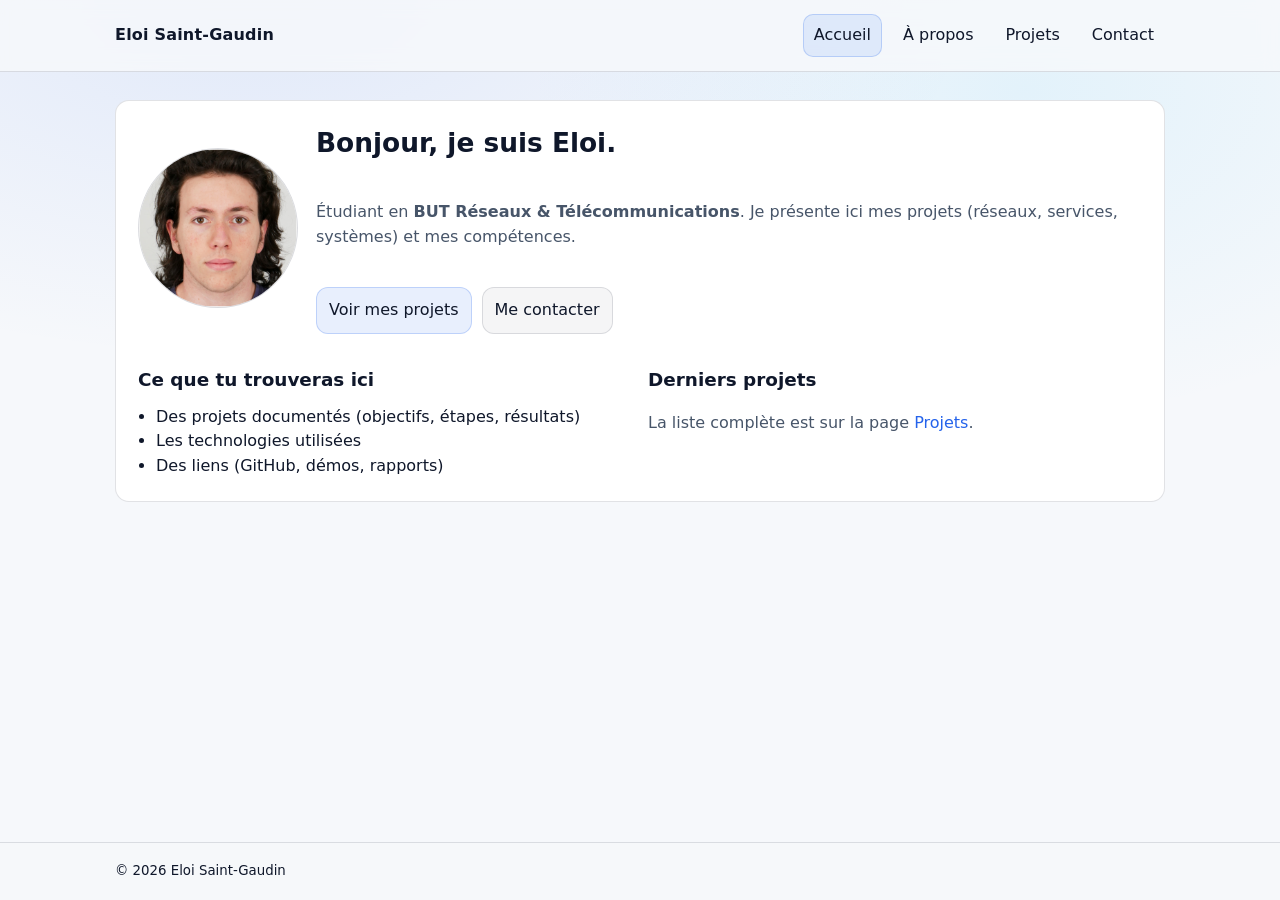
<file: index.html>
<!doctype html>
<html lang="fr">
<head>
	<meta charset="utf-8" />
	<meta name="viewport" content="width=device-width, initial-scale=1" />
	<title>Portfolio — Eloi Saint-Gaudin</title>
	<meta name="description" content="Portfolio d’Eloi Saint-Gaudin, étudiant en BUT Réseaux & Télécommunications." />
	<link rel="stylesheet" href="css/style.css" />
</head>
<body>
	<a class="skip-link" href="#contenu">Aller au contenu</a>

	<header class="site-header">
		<div class="container header-inner">
			<div class="brand">
				<a href="index.html" class="brand-link">Eloi Saint-Gaudin</a>

			</div>

			<nav class="nav" aria-label="Navigation principale">
				<a href="index.html" aria-current="page">Accueil</a>
				<a href="a-propos.html">À propos</a>
				<a href="projets.html">Projets</a>
				<a href="contact.html">Contact</a>
			</nav>
		</div>
	</header>

	<main id="contenu" class="container">
		<section class="card">
			<div class="hero">
				<div class="avatar">
					<img src="assets/photo.jpg" alt="Photo d’Eloi Saint-Gaudin" />
				</div>

				<div class="stack">
					<h1>Bonjour, je suis Eloi.</h1>
					<p class="muted">
						Étudiant en <strong>BUT Réseaux & Télécommunications</strong>.
						Je présente ici mes projets (réseaux, services, systèmes) et mes compétences.
					</p>

					<div class="actions">
						<a class="btn primary" href="projets.html">Voir mes projets</a>
						<a class="btn" href="contact.html">Me contacter</a>
                        
					</div>
				</div>
			</div>

			<div class="grid-2">
				<div>
					<h2>Ce que tu trouveras ici</h2>
					<ul class="list">
						<li>Des projets documentés (objectifs, étapes, résultats)</li>
						<li>Les technologies utilisées</li>
						<li>Des liens (GitHub, démos, rapports)</li>
					</ul>
				</div>

				<div>
					<h2>Derniers projets</h2>
					<p class="muted">
						La liste complète est sur la page <a href="projets.html">Projets</a>.
					</p>
				</div>
			</div>
		</section>
	</main>

	<footer class="site-footer">
		<div class="container footer-inner">
			<small>© <span id="year"></span> Eloi Saint-Gaudin</small>
		</div>
	</footer>

	<script src="js/site.js" defer></script>
</body>
</html>
</file>
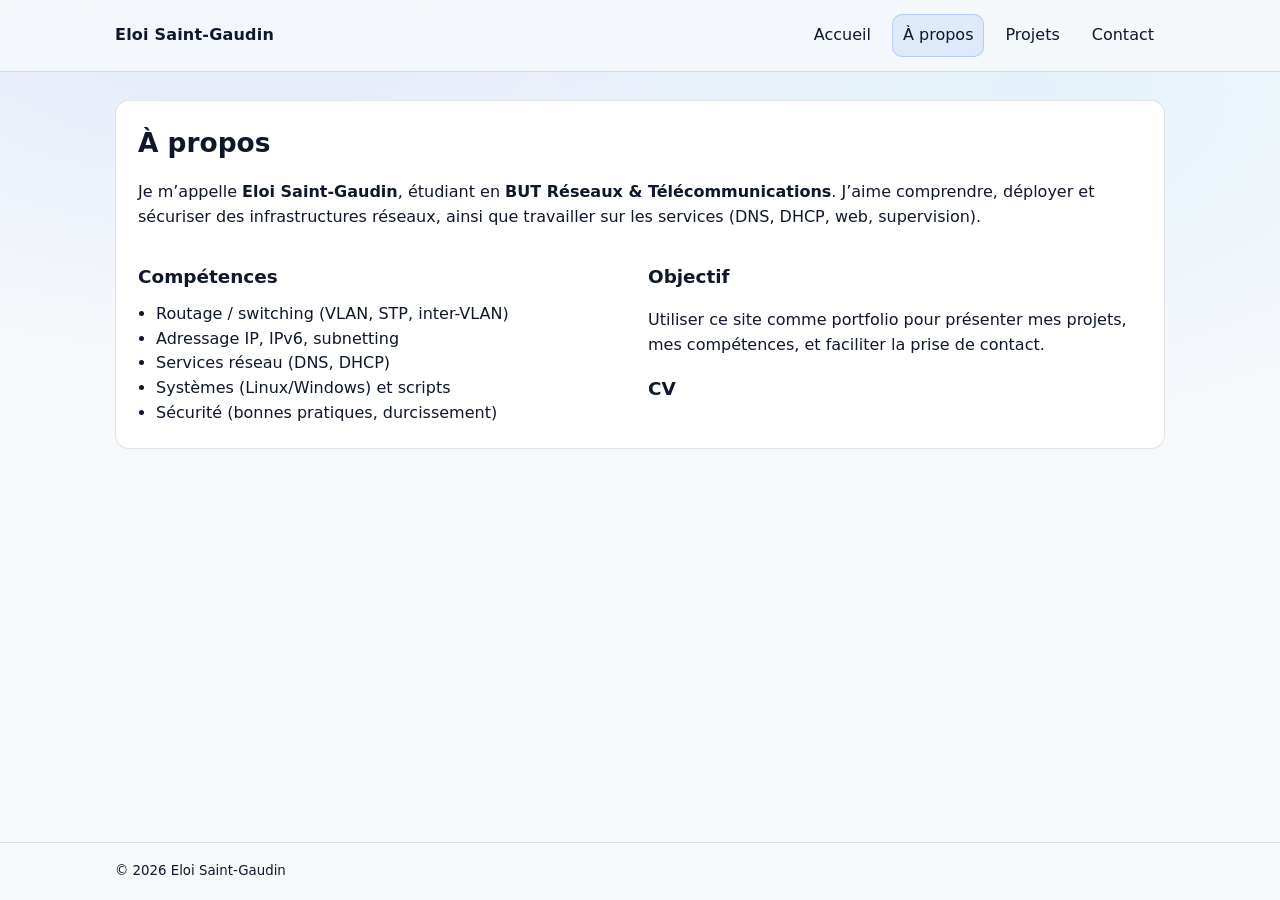
<file: a-propos.html>
<!doctype html>
<html lang="fr">
<head>
  <meta charset="utf-8" />
  <meta name="viewport" content="width=device-width, initial-scale=1" />
  <title>À propos — Eloi Saint-Gaudin</title>
  <meta name="description" content="À propos d’Eloi Saint-Gaudin, étudiant en BUT Réseaux & Télécommunications." />
  <link rel="stylesheet" href="css/style.css" />
</head>
<body>
  <a class="skip-link" href="#contenu">Aller au contenu</a>

  <header class="site-header">
    <div class="container header-inner">
      <div class="brand">
        <a href="index.html" class="brand-link">Eloi Saint-Gaudin</a>

      </div>

      <nav class="nav" aria-label="Navigation principale">
        <a href="index.html">Accueil</a>
        <a href="a-propos.html" aria-current="page">À propos</a>
        <a href="projets.html">Projets</a>
        <a href="contact.html">Contact</a>
      </nav>
    </div>
  </header>

  <main id="contenu" class="container">
    <section class="card">
      <h1>À propos</h1>
      <p>
        Je m’appelle <strong>Eloi Saint-Gaudin</strong>, étudiant en <strong>BUT Réseaux & Télécommunications</strong>.
        J’aime comprendre, déployer et sécuriser des infrastructures réseaux, ainsi que travailler sur les services (DNS, DHCP, web, supervision).
      </p>

      <div class="grid-2">
        <div>
          <h2>Compétences </h2>
          <ul class="list">
            <li>Routage / switching (VLAN, STP, inter-VLAN)</li>
            <li>Adressage IP, IPv6, subnetting</li>
            <li>Services réseau (DNS, DHCP)</li>
            <li>Systèmes (Linux/Windows) et scripts</li>
            <li>Sécurité (bonnes pratiques, durcissement)</li>
          </ul>
        </div>

        <div>
          <h2>Objectif</h2>
          <p>
            Utiliser ce site comme portfolio pour présenter mes projets, mes compétences, et faciliter la prise de contact.
          </p>

          <h2>CV</h2>
        </div>
      </div>
    </section>
  </main>

  <footer class="site-footer">
    <div class="container footer-inner">
      <small>© <span id="year"></span> Eloi Saint-Gaudin</small>
    </div>
  </footer>

  <script src="js/site.js" defer></script>
</body>
</html>
</file>
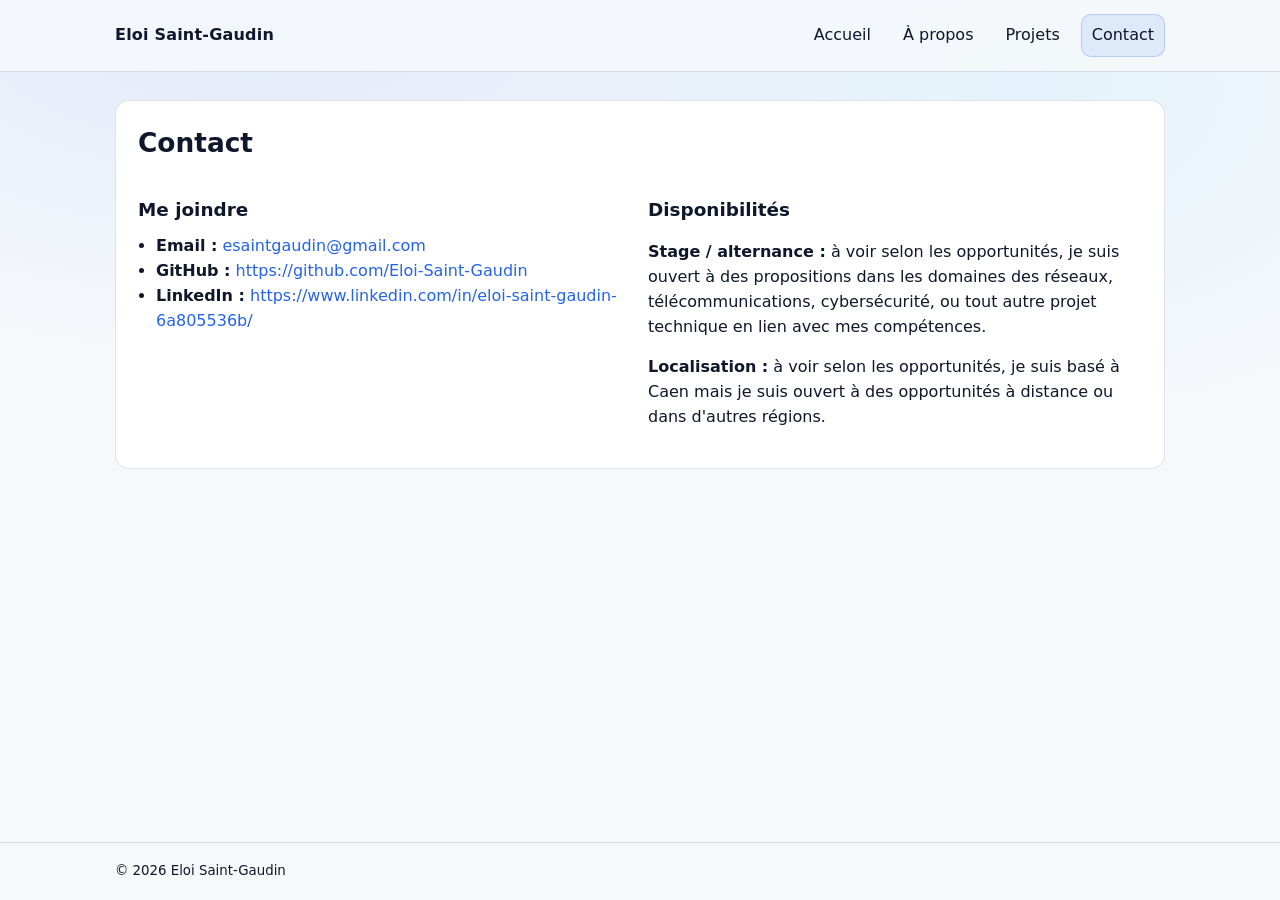
<file: contact.html>
<!doctype html>
<html lang="fr">
<head>
  <meta charset="utf-8" />
  <meta name="viewport" content="width=device-width, initial-scale=1" />
  <title>Contact — Eloi Saint-Gaudin</title>
  <meta name="description" content="Contactez Eloi Saint-Gaudin, étudiant en BUT Réseaux & Télécommunications." />
  <link rel="stylesheet" href="css/style.css" />
</head>
<body>
  <a class="skip-link" href="#contenu">Aller au contenu</a>

  <header class="site-header">
    <div class="container header-inner">
      <div class="brand">
        <a href="index.html" class="brand-link">Eloi Saint-Gaudin</a>

      </div>

      <nav class="nav" aria-label="Navigation principale">
        <a href="index.html">Accueil</a>
        <a href="a-propos.html">À propos</a>
        <a href="projets.html">Projets</a>
        <a href="contact.html" aria-current="page">Contact</a>
      </nav>
    </div>
  </header>

  <main id="contenu" class="container">
    <section class="card">
      <h1>Contact</h1>

      <div class="grid-2">
        <div class="contact-block">
          <h2>Me joindre</h2>
          <ul class="list">
            <li><strong>Email :</strong> <a href="mailto:eloi.saint-gaudin@example.com">esaintgaudin@gmail.com</a></li>
            <li><strong>GitHub :</strong> <a href="https://github.com/Eloi-Saint-Gaudin" target="_blank" rel="noopener noreferrer">https://github.com/Eloi-Saint-Gaudin</a></li>
            <li><strong>LinkedIn :</strong> <a href="https://www.linkedin.com/in/eloi-saint-gaudin-6a805536b/" target="_blank" rel="noopener noreferrer">https://www.linkedin.com/in/eloi-saint-gaudin-6a805536b/</a></li>
          </ul>
        </div>

        <div class="contact-block">
          <h2>Disponibilités</h2>
          <p>
            <strong>Stage / alternance :</strong> à voir selon les opportunités, je suis ouvert à des propositions dans les domaines des réseaux, télécommunications, cybersécurité, ou tout autre projet technique en lien avec mes compétences.
          </p>
          <p>
            <strong>Localisation :</strong> à voir selon les opportunités, je suis basé à Caen mais je suis ouvert à des opportunités à distance ou dans d'autres régions.
          </p>
        </div>
      </div>
    </section>
  </main>

  <footer class="site-footer">
    <div class="container footer-inner">
      <small>© <span id="year"></span> Eloi Saint-Gaudin</small>
    </div>
  </footer>

  <script src="js/site.js" defer></script>
</body>
</html>
</file>
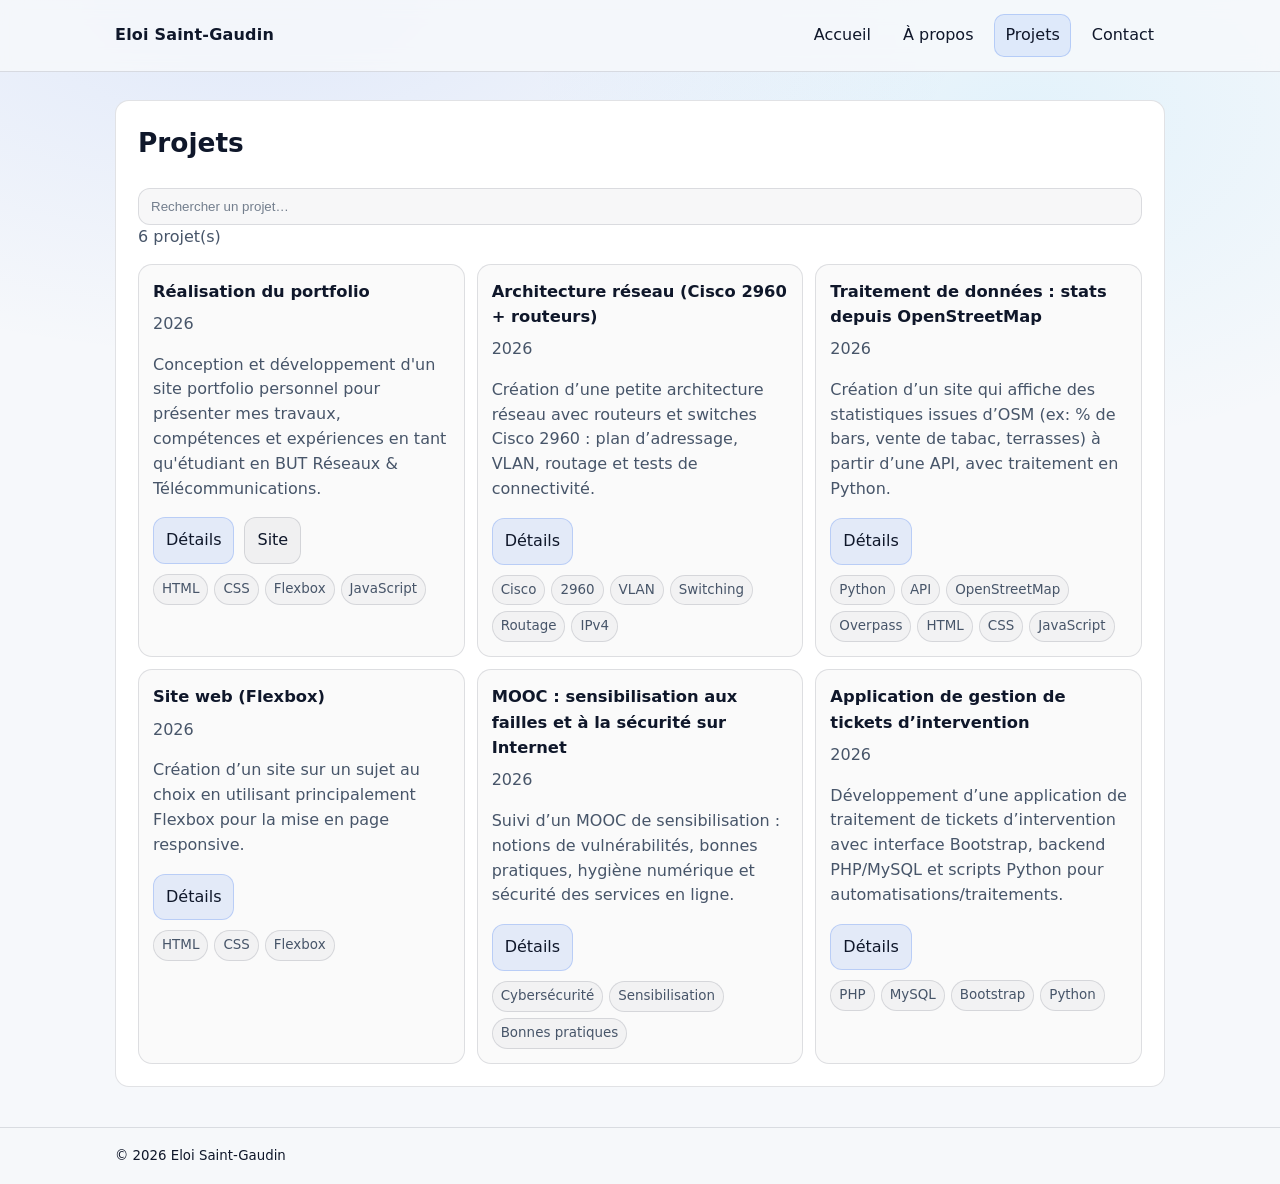
<file: projets.html>
<!doctype html>
<html lang="fr">
<head>
  <meta charset="utf-8" />
  <meta name="viewport" content="width=device-width, initial-scale=1" />
  <title>Projets — Eloi Saint-Gaudin</title>
  <meta name="description" content="Projets d’Eloi Saint-Gaudin (BUT Réseaux & Télécommunications)." />
  <link rel="stylesheet" href="css/style.css" />
</head>
<body>
  <a class="skip-link" href="#contenu">Aller au contenu</a>

  <header class="site-header">
    <div class="container header-inner">
      <div class="brand">
        <a href="index.html" class="brand-link">Eloi Saint-Gaudin</a>

      </div>

      <nav class="nav" aria-label="Navigation principale">
        <a href="index.html">Accueil</a>
        <a href="a-propos.html">À propos</a>
        <a href="projets.html" aria-current="page">Projets</a>
        <a href="contact.html">Contact</a>
      </nav>
    </div>
  </header>

  <main id="contenu" class="container">
    <section class="card">
      <div class="stack">
        <h1>Projets</h1>
      </div>

      <div class="toolbar">
        <input id="projectSearch" class="input" type="search" placeholder="Rechercher un projet…" autocomplete="off" />
      </div>

      <div id="projectsStatus" class="muted" role="status" aria-live="polite"></div>
      <div id="projectsGrid" class="projects-grid" aria-label="Liste des projets"></div>

      <noscript>
        <p>Active JavaScript pour voir la liste des projets.</p>
      </noscript>
    </section>
  </main>

  <footer class="site-footer">
    <div class="container footer-inner">
      <small>© <span id="year"></span> Eloi Saint-Gaudin</small>
    </div>
  </footer>

  <script src="js/site.js" defer></script>
  <script src="js/projects.js" defer></script>
</body>
</html>
</file>
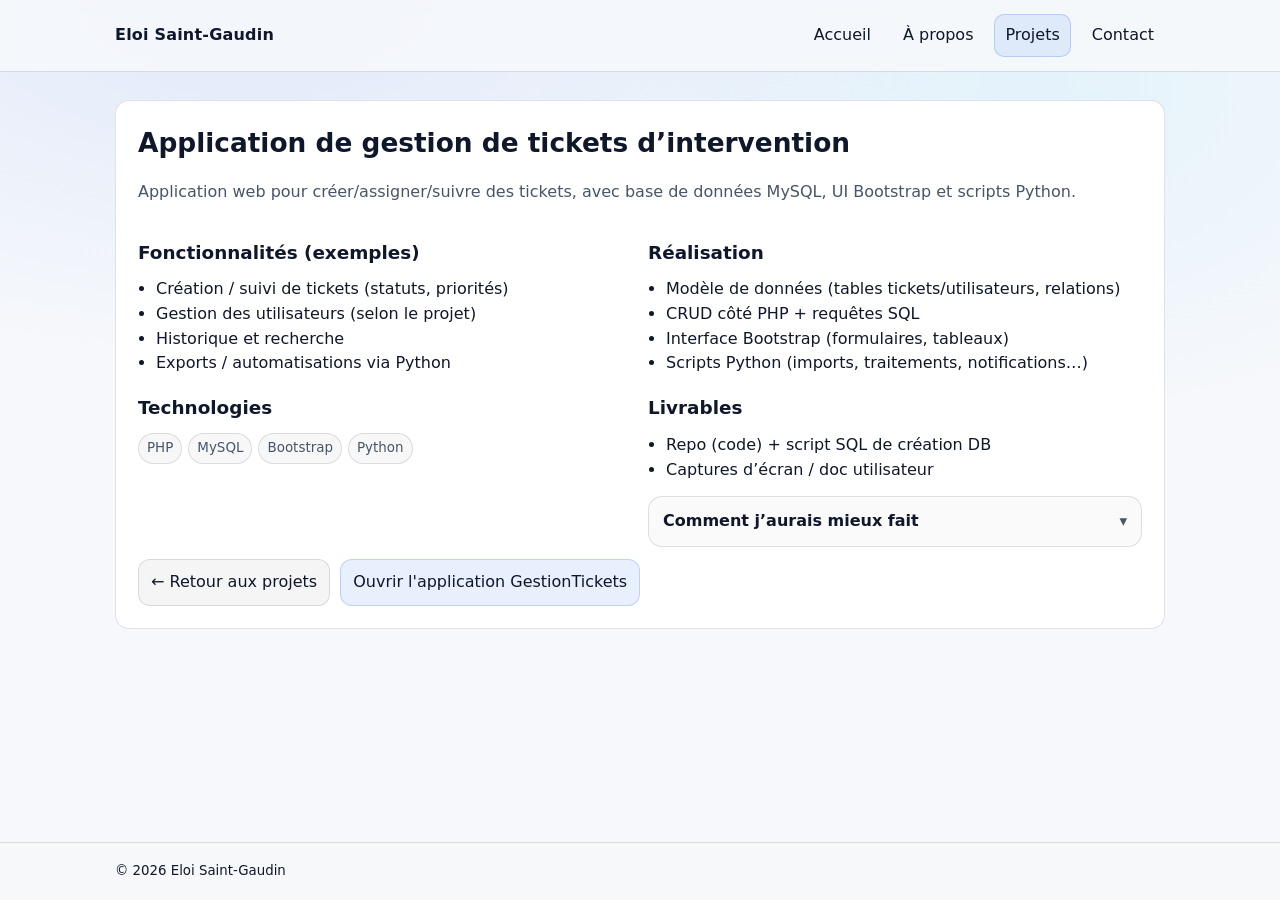
<file: projets/app-tickets.html>
<!doctype html>
<html lang="fr">
<head>
  <meta charset="utf-8" />
  <meta name="viewport" content="width=device-width, initial-scale=1" />
  <title>Application tickets d’intervention — Eloi Saint-Gaudin</title>
  <meta name="description" content="Projet : application de gestion de tickets d’intervention (PHP/MySQL/Bootstrap + scripts Python)." />
  <link rel="stylesheet" href="../css/style.css" />
</head>
<body>
  <a class="skip-link" href="#contenu">Aller au contenu</a>

  <header class="site-header">
    <div class="container header-inner">
      <div class="brand">
        <a href="../index.html" class="brand-link">Eloi Saint-Gaudin</a>
      </div>

      <nav class="nav" aria-label="Navigation principale">
        <a href="../index.html">Accueil</a>
        <a href="../a-propos.html">À propos</a>
        <a href="../projets.html" aria-current="page">Projets</a>
        <a href="../contact.html">Contact</a>
      </nav>
    </div>
  </header>

  <main id="contenu" class="container">
    <section class="card">
      <h1>Application de gestion de tickets d’intervention</h1>
      <p class="muted">Application web pour créer/assigner/suivre des tickets, avec base de données MySQL, UI Bootstrap et scripts Python.</p>

      <div class="grid-2">
        <div>
          <h2>Fonctionnalités (exemples)</h2>
          <ul class="list">
            <li>Création / suivi de tickets (statuts, priorités)</li>
            <li>Gestion des utilisateurs (selon le projet)</li>
            <li>Historique et recherche</li>
            <li>Exports / automatisations via Python</li>
          </ul>

          <h2>Technologies</h2>
          <div class="tags" aria-label="Technologies">
            <span class="tag">PHP</span>
            <span class="tag">MySQL</span>
            <span class="tag">Bootstrap</span>
            <span class="tag">Python</span>
          </div>
        </div>

        <div>
          <h2>Réalisation</h2>
          <ul class="list">
            <li>Modèle de données (tables tickets/utilisateurs, relations)</li>
            <li>CRUD côté PHP + requêtes SQL</li>
            <li>Interface Bootstrap (formulaires, tableaux)</li>
            <li>Scripts Python (imports, traitements, notifications…)</li>
          </ul>

          <h2>Livrables</h2>
          <ul class="list">
            <li>Repo (code) + script SQL de création DB</li>
            <li>Captures d’écran / doc utilisateur</li>
          </ul>

          <details class="fold" aria-label="Comment j’aurais mieux fait">
            <summary>Comment j’aurais mieux fait</summary>
            <div class="fold-body">
              <ul class="list">
                <li>Définir dès le départ les rôles et droits (admin/technicien/demandeur)</li>
                <li>Structurer l’API/les routes PHP et sécuriser (validation, requêtes préparées)</li>
                <li>Ajouter des migrations SQL et une meilleure documentation d’installation</li>
              </ul>
            </div>
          </details>
        </div>
      </div>

      <div class="actions">
        <a class="btn" href="../projets.html">← Retour aux projets</a>
        <a class="btn primary" href="../GestionTickets/index.php" target="_blank" rel="noopener">Ouvrir l'application GestionTickets</a>
      </div>
    </section>
  </main>

  <footer class="site-footer">
    <div class="container footer-inner">
      <small>© <span id="year"></span> Eloi Saint-Gaudin</small>
    </div>
  </footer>

  <script src="../js/site.js" defer></script>
</body>
</html>
</file>
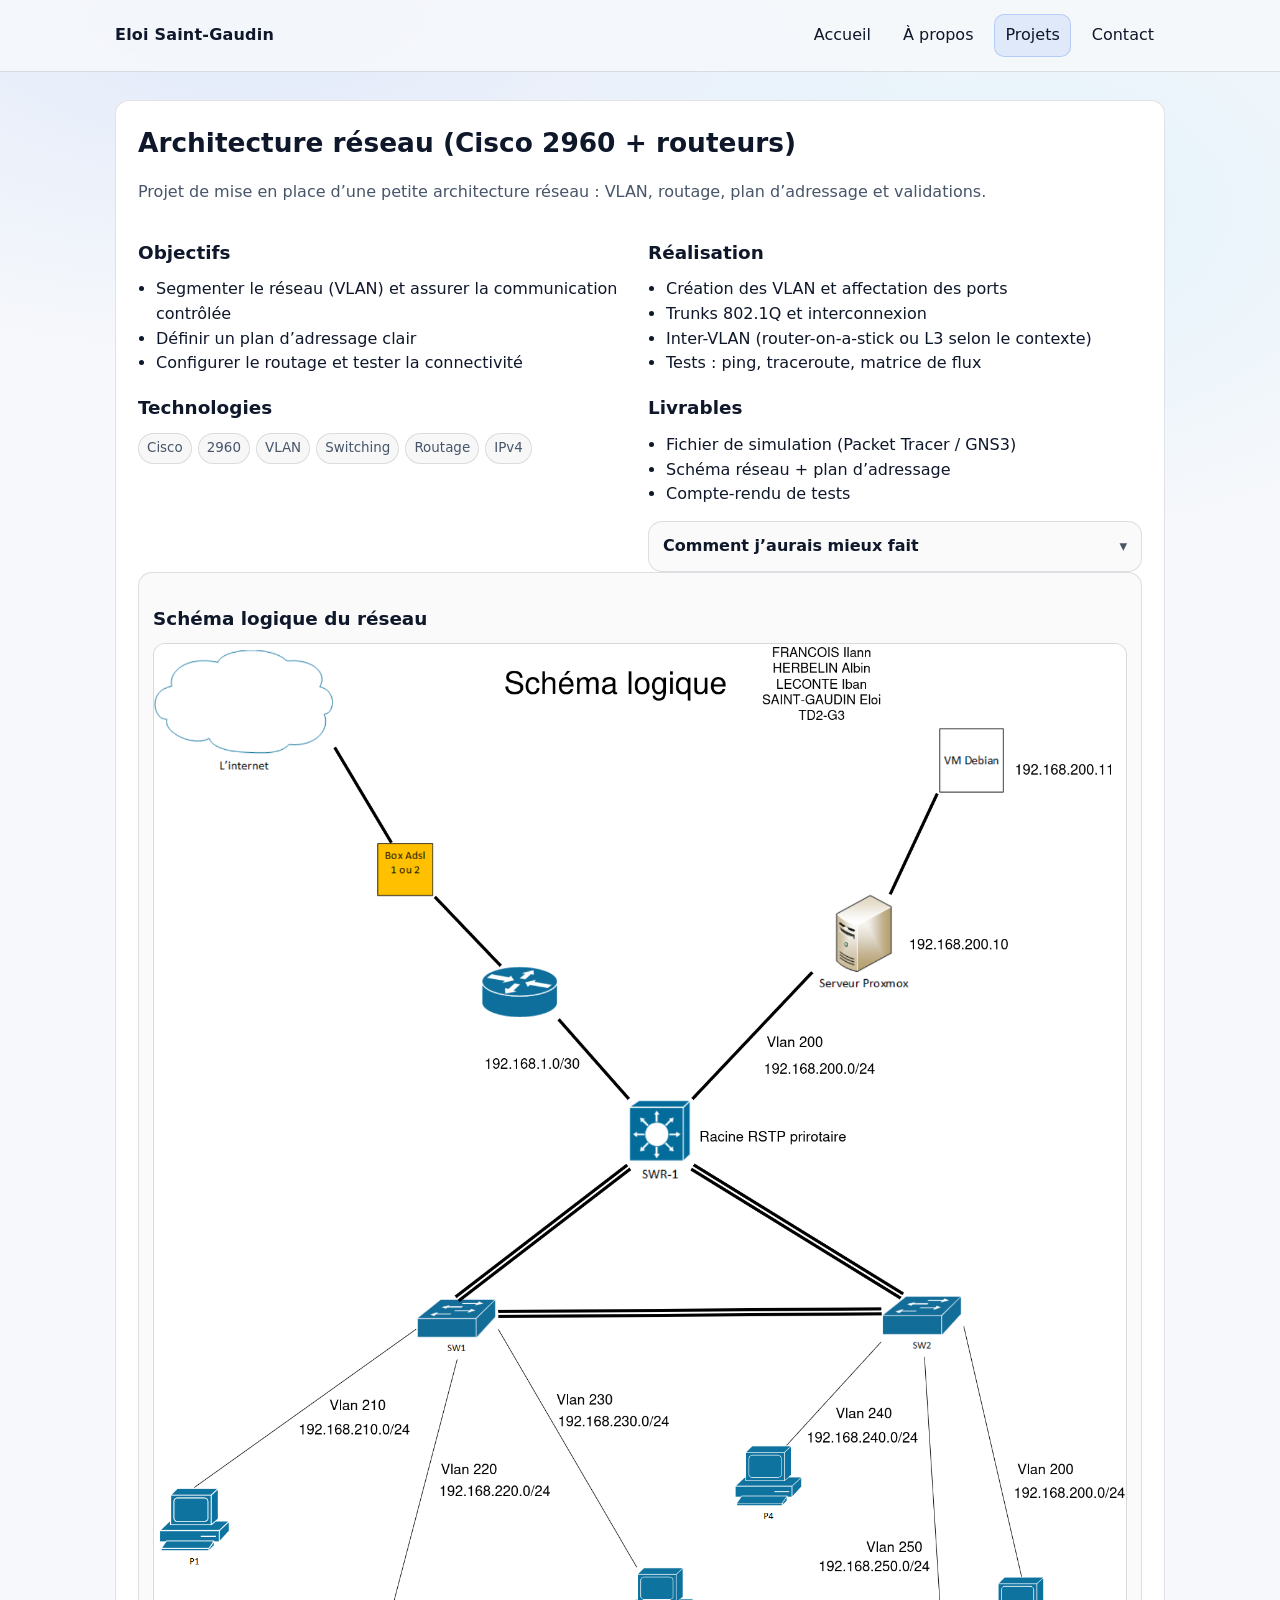
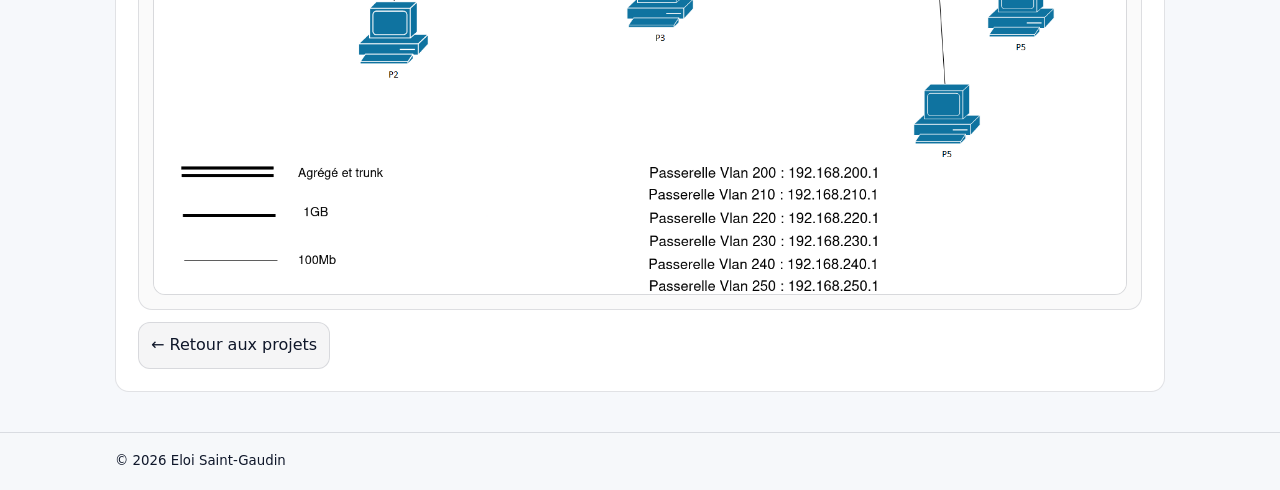
<file: projets/architecture-reseau-cisco.html>
<!doctype html>
<html lang="fr">
<head>
  <meta charset="utf-8" />
  <meta name="viewport" content="width=device-width, initial-scale=1" />
  <title>Architecture réseau (Cisco 2960 + routeurs) — Eloi Saint-Gaudin</title>
  <meta name="description" content="Projet : architecture réseau avec routeurs et switches Cisco 2960." />
  <link rel="stylesheet" href="../css/style.css" />
</head>
<body>
  <a class="skip-link" href="#contenu">Aller au contenu</a>

  <header class="site-header">
    <div class="container header-inner">
      <div class="brand">
        <a href="../index.html" class="brand-link">Eloi Saint-Gaudin</a>
      </div>

      <nav class="nav" aria-label="Navigation principale">
        <a href="../index.html">Accueil</a>
        <a href="../a-propos.html">À propos</a>
        <a href="../projets.html" aria-current="page">Projets</a>
        <a href="../contact.html">Contact</a>
      </nav>
    </div>
  </header>

  <main id="contenu" class="container">
    <section class="card">
      <h1>Architecture réseau (Cisco 2960 + routeurs)</h1>
      <p class="muted">Projet de mise en place d’une petite architecture réseau : VLAN, routage, plan d’adressage et validations.</p>

      <div class="grid-2">
        <div>
          <h2>Objectifs</h2>
          <ul class="list">
            <li>Segmenter le réseau (VLAN) et assurer la communication contrôlée</li>
            <li>Définir un plan d’adressage clair</li>
            <li>Configurer le routage et tester la connectivité</li>
          </ul>

          <h2>Technologies</h2>
          <div class="tags" aria-label="Technologies">
            <span class="tag">Cisco</span>
            <span class="tag">2960</span>
            <span class="tag">VLAN</span>
            <span class="tag">Switching</span>
            <span class="tag">Routage</span>
            <span class="tag">IPv4</span>
          </div>
        </div>

        <div>
          <h2>Réalisation</h2>
          <ul class="list">
            <li>Création des VLAN et affectation des ports</li>
            <li>Trunks 802.1Q et interconnexion</li>
            <li>Inter-VLAN (router-on-a-stick ou L3 selon le contexte)</li>
            <li>Tests : ping, traceroute, matrice de flux</li>
          </ul>

          <h2>Livrables</h2>
          <ul class="list">
            <li>Fichier de simulation (Packet Tracer / GNS3)</li>
            <li>Schéma réseau + plan d’adressage</li>
            <li>Compte-rendu de tests</li>
          </ul>

          <details class="fold" aria-label="Comment j’aurais mieux fait">
            <summary>Comment j’aurais mieux fait</summary>
            <div class="fold-body">
              <ul class="list">
                <li>Documenter davantage (schémas, tableau VLAN, matrice de flux attendue)</li>
                <li>Standardiser les noms (interfaces, VLAN, équipements) et versionner la config</li>
                <li>Ajouter plus de scénarios de tests (pannes, ports down, erreurs de trunk)</li>
              </ul>
            </div>
          </details>
        </div>
      </div>

      <section class="project" aria-labelledby="schema-logique-titre">
        <h2 id="schema-logique-titre">Schéma logique du réseau</h2>
        <img
          src="../assets/Schéma logique.drawio.png"
          alt="Schéma logique de l’architecture réseau Cisco"
          loading="lazy"
          style="display:block;width:100%;height:auto;border-radius:12px;border:1px solid var(--border);background:rgba(15, 23, 42, 0.02);"
        />
      </section>

      <div class="actions">
        <a class="btn" href="../projets.html">← Retour aux projets</a>
      </div>
    </section>
  </main>

  <footer class="site-footer">
    <div class="container footer-inner">
      <small>© <span id="year"></span> Eloi Saint-Gaudin</small>
    </div>
  </footer>

  <script src="../js/site.js" defer></script>
</body>
</html>
</file>
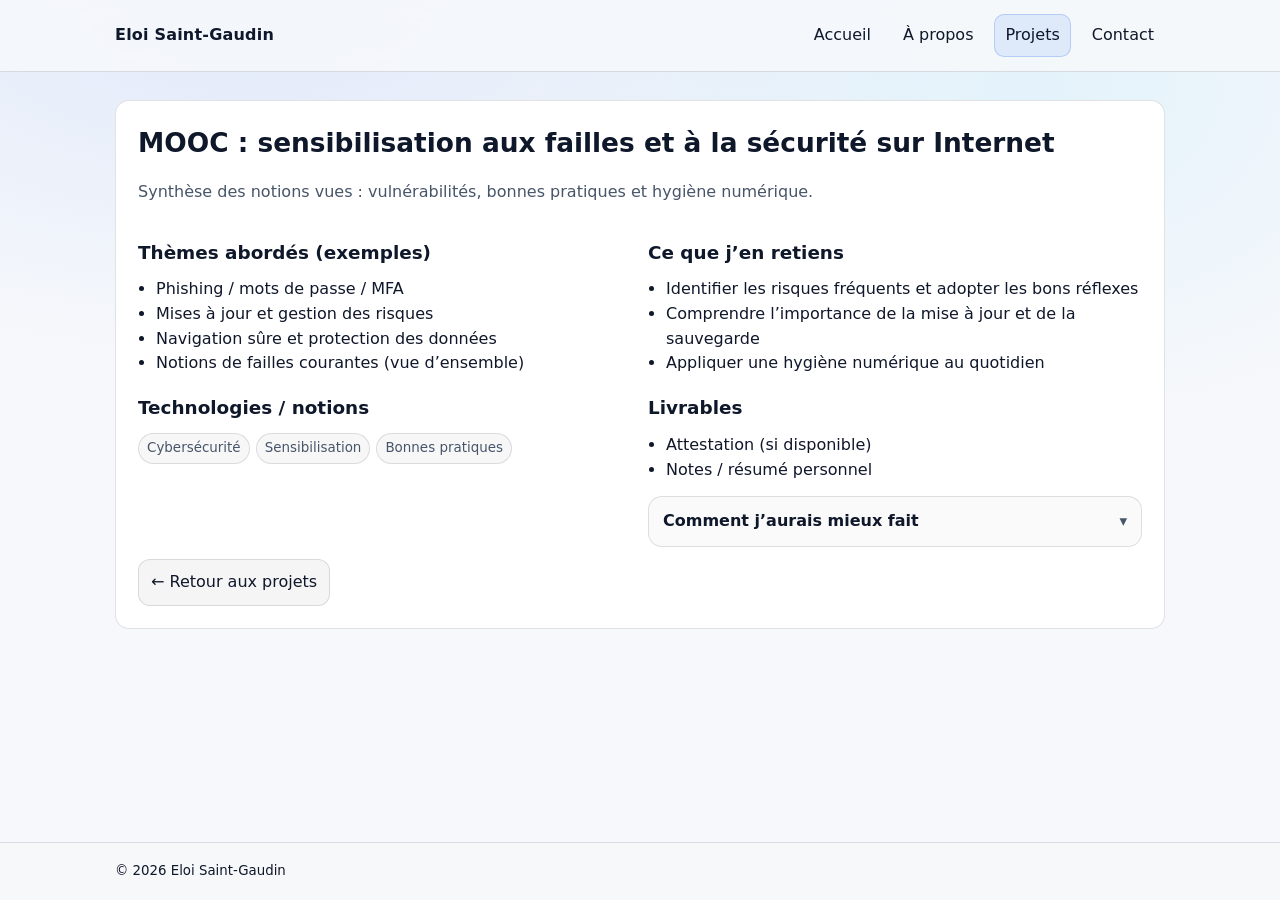
<file: projets/mooc-securite.html>
<!doctype html>
<html lang="fr">
<head>
  <meta charset="utf-8" />
  <meta name="viewport" content="width=device-width, initial-scale=1" />
  <title>MOOC sécurité — Eloi Saint-Gaudin</title>
  <meta name="description" content="Projet : MOOC de sensibilisation aux failles et à la sécurité sur Internet." />
  <link rel="stylesheet" href="../css/style.css" />
</head>
<body>
  <a class="skip-link" href="#contenu">Aller au contenu</a>

  <header class="site-header">
    <div class="container header-inner">
      <div class="brand">
        <a href="../index.html" class="brand-link">Eloi Saint-Gaudin</a>
      </div>

      <nav class="nav" aria-label="Navigation principale">
        <a href="../index.html">Accueil</a>
        <a href="../a-propos.html">À propos</a>
        <a href="../projets.html" aria-current="page">Projets</a>
        <a href="../contact.html">Contact</a>
      </nav>
    </div>
  </header>

  <main id="contenu" class="container">
    <section class="card">
      <h1>MOOC : sensibilisation aux failles et à la sécurité sur Internet</h1>
      <p class="muted">Synthèse des notions vues : vulnérabilités, bonnes pratiques et hygiène numérique.</p>

      <div class="grid-2">
        <div>
          <h2>Thèmes abordés (exemples)</h2>
          <ul class="list">
            <li>Phishing / mots de passe / MFA</li>
            <li>Mises à jour et gestion des risques</li>
            <li>Navigation sûre et protection des données</li>
            <li>Notions de failles courantes (vue d’ensemble)</li>
          </ul>

          <h2>Technologies / notions</h2>
          <div class="tags" aria-label="Technologies">
            <span class="tag">Cybersécurité</span>
            <span class="tag">Sensibilisation</span>
            <span class="tag">Bonnes pratiques</span>
          </div>
        </div>

        <div>
          <h2>Ce que j’en retiens</h2>
          <ul class="list">
            <li>Identifier les risques fréquents et adopter les bons réflexes</li>
            <li>Comprendre l’importance de la mise à jour et de la sauvegarde</li>
            <li>Appliquer une hygiène numérique au quotidien</li>
          </ul>

          <h2>Livrables</h2>
          <ul class="list">
            <li>Attestation (si disponible)</li>
            <li>Notes / résumé personnel</li>
          </ul>

          <details class="fold" aria-label="Comment j’aurais mieux fait">
            <summary>Comment j’aurais mieux fait</summary>
            <div class="fold-body">
              <ul class="list">
                <li>Faire une fiche synthèse par chapitre (risque → exemple → contre-mesure)</li>
                <li>Ajouter des mises en pratique (checklist PC/téléphone, gestion mots de passe)</li>
                <li>Lier les notions à des cas réels (phishing, fuites de données, mises à jour)</li>
              </ul>
            </div>
          </details>
        </div>
      </div>

      <div class="actions">
        <a class="btn" href="../projets.html">← Retour aux projets</a>
      </div>
    </section>
  </main>

  <footer class="site-footer">
    <div class="container footer-inner">
      <small>© <span id="year"></span> Eloi Saint-Gaudin</small>
    </div>
  </footer>

  <script src="../js/site.js" defer></script>
</body>
</html>
</file>
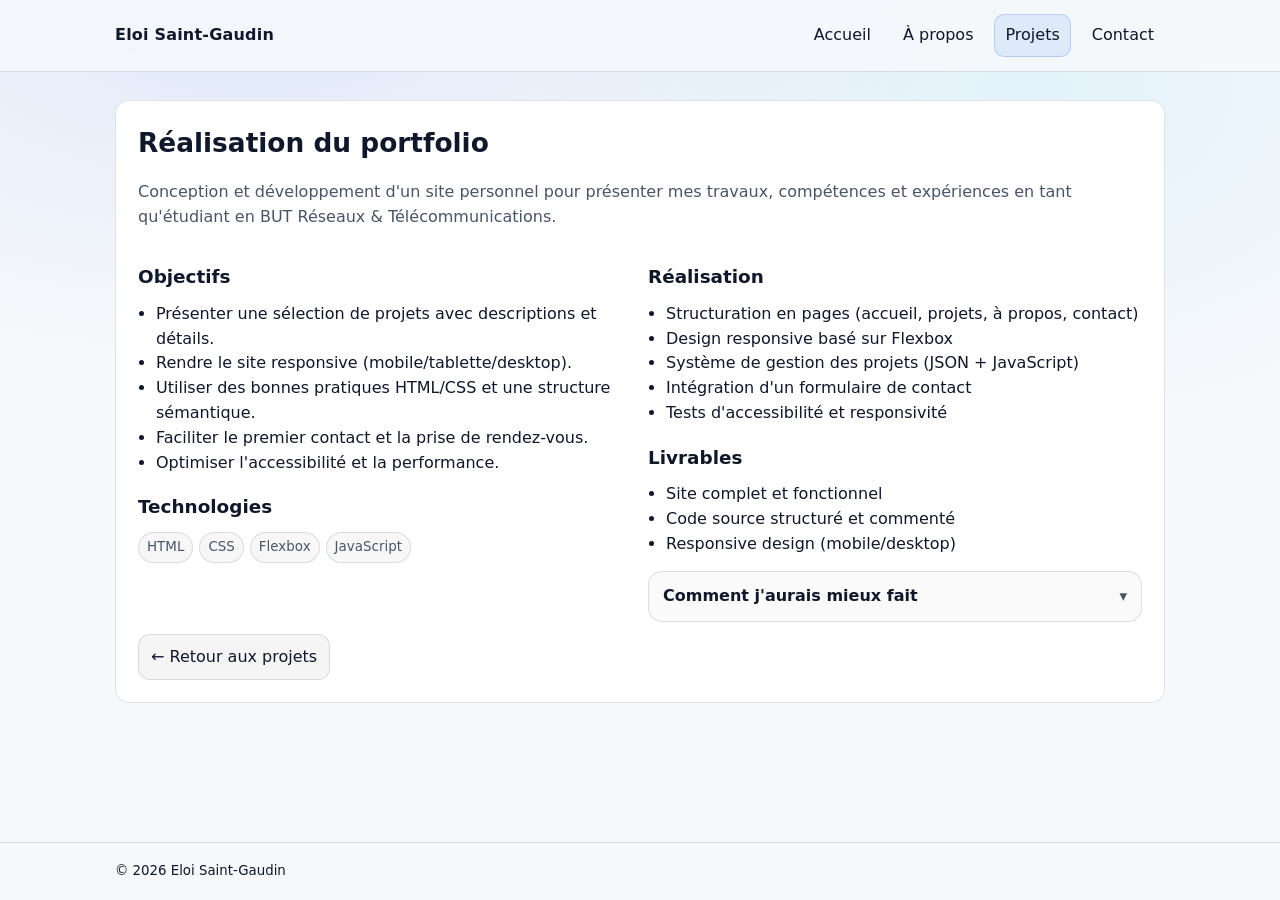
<file: projets/portfolio.html>
<!doctype html>
<html lang="fr">
<head>
  <meta charset="utf-8" />
  <meta name="viewport" content="width=device-width, initial-scale=1" />
  <title>Réalisation du portfolio — Eloi Saint-Gaudin</title>
  <meta name="description" content="Projet : conception et développement d'un portfolio personnel pour présenter mes travaux et compétences." />
  <link rel="stylesheet" href="../css/style.css" />
</head>
<body>
  <a class="skip-link" href="#contenu">Aller au contenu</a>

  <header class="site-header">
    <div class="container header-inner">
      <div class="brand">
        <a href="../index.html" class="brand-link">Eloi Saint-Gaudin</a>
      </div>

      <nav class="nav" aria-label="Navigation principale">
        <a href="../index.html">Accueil</a>
        <a href="../a-propos.html">À propos</a>
        <a href="../projets.html" aria-current="page">Projets</a>
        <a href="../contact.html">Contact</a>
      </nav>
    </div>
  </header>

  <main id="contenu" class="container">
    <section class="card">
      <h1>Réalisation du portfolio</h1>
      <p class="muted">Conception et développement d'un site personnel pour présenter mes travaux, compétences et expériences en tant qu'étudiant en BUT Réseaux & Télécommunications.</p>

      <div class="grid-2">
        <div>
          <h2>Objectifs</h2>
          <ul class="list">
            <li>Présenter une sélection de projets avec descriptions et détails.</li>
            <li>Rendre le site responsive (mobile/tablette/desktop).</li>
            <li>Utiliser des bonnes pratiques HTML/CSS et une structure sémantique.</li>
            <li>Faciliter le premier contact et la prise de rendez-vous.</li>
            <li>Optimiser l'accessibilité et la performance.</li>
          </ul>

          <h2>Technologies</h2>
          <div class="tags" aria-label="Technologies">
            <span class="tag">HTML</span>
            <span class="tag">CSS</span>
            <span class="tag">Flexbox</span>
            <span class="tag">JavaScript</span>
          </div>
        </div>

        <div>
          <h2>Réalisation</h2>
          <ul class="list">
            <li>Structuration en pages (accueil, projets, à propos, contact)</li>
            <li>Design responsive basé sur Flexbox</li>
            <li>Système de gestion des projets (JSON + JavaScript)</li>
            <li>Intégration d'un formulaire de contact</li>
            <li>Tests d'accessibilité et responsivité</li>
          </ul>

          <h2>Livrables</h2>
          <ul class="list">
            <li>Site complet et fonctionnel</li>
            <li>Code source structuré et commenté</li>
            <li>Responsive design (mobile/desktop)</li>
          </ul>

          <details class="fold" aria-label="Comment j'aurais mieux fait">
            <summary>Comment j'aurais mieux fait</summary>
            <div class="fold-body">
              <ul class="list">
                <li>Ajouter un système de blog ou de méta-données plus riche</li>
                <li>Intégrer des tests e2e pour la responsivité</li>
                <li>Optimiser les images (WebP, lazy-loading)</li>
                <li>Ajouter un dark mode / mode clair</li>
              </ul>
            </div>
          </details>
        </div>
      </div>

      <div class="actions">
        <a class="btn" href="../projets.html">← Retour aux projets</a>
      </div>
    </section>
  </main>

  <footer class="site-footer">
    <div class="container footer-inner">
      <small>© <span id="year"></span> Eloi Saint-Gaudin</small>
    </div>
  </footer>

  <script src="../js/site.js" defer></script>
</body>
</html>
</file>
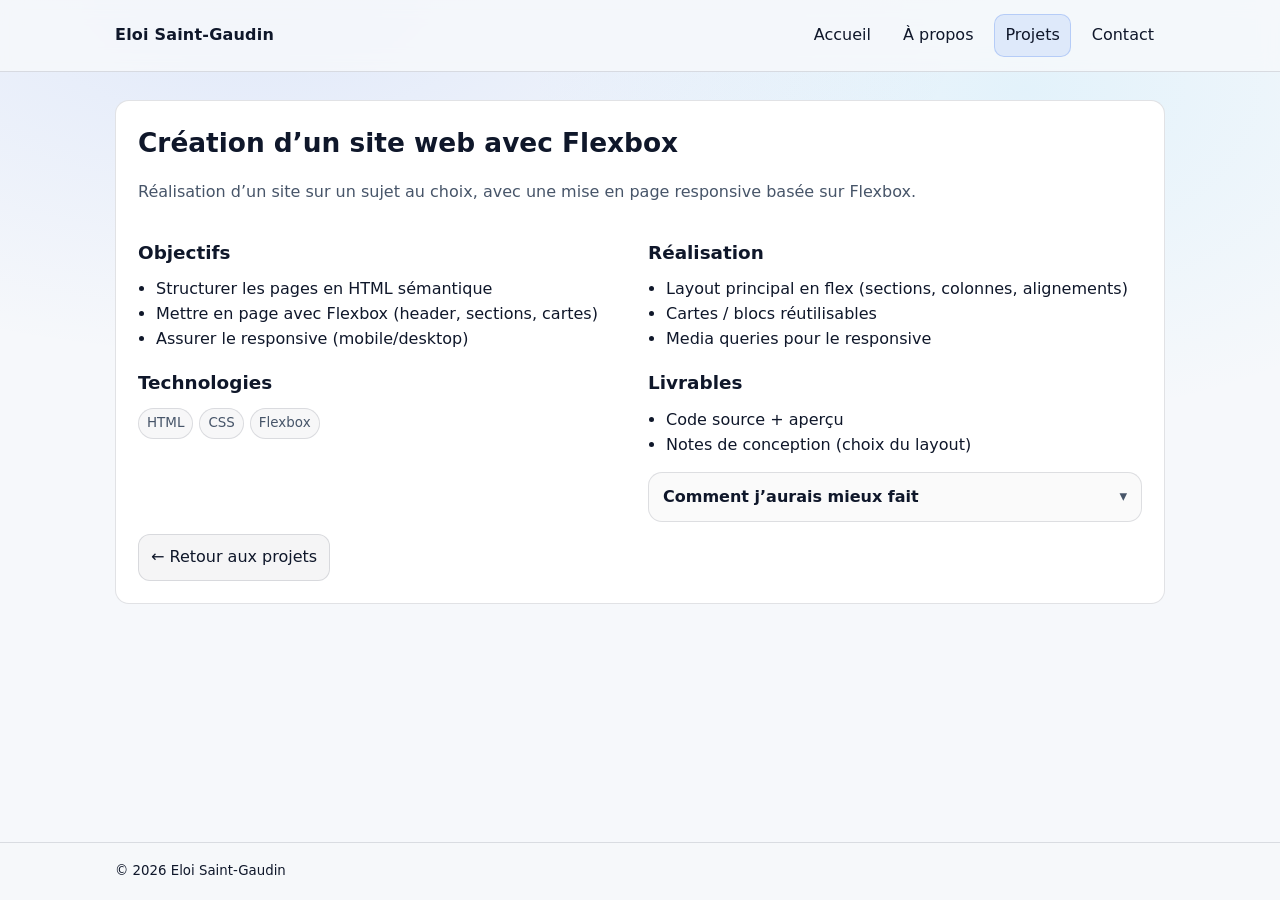
<file: projets/site-flexbox.html>
<!doctype html>
<html lang="fr">
<head>
  <meta charset="utf-8" />
  <meta name="viewport" content="width=device-width, initial-scale=1" />
  <title>Site web (Flexbox) — Eloi Saint-Gaudin</title>
  <meta name="description" content="Projet : création d’un site web responsive avec Flexbox." />
  <link rel="stylesheet" href="../css/style.css" />
</head>
<body>
  <a class="skip-link" href="#contenu">Aller au contenu</a>

  <header class="site-header">
    <div class="container header-inner">
      <div class="brand">
        <a href="../index.html" class="brand-link">Eloi Saint-Gaudin</a>
      </div>

      <nav class="nav" aria-label="Navigation principale">
        <a href="../index.html">Accueil</a>
        <a href="../a-propos.html">À propos</a>
        <a href="../projets.html" aria-current="page">Projets</a>
        <a href="../contact.html">Contact</a>
      </nav>
    </div>
  </header>

  <main id="contenu" class="container">
    <section class="card">
      <h1>Création d’un site web avec Flexbox</h1>
      <p class="muted">Réalisation d’un site sur un sujet au choix, avec une mise en page responsive basée sur Flexbox.</p>

      <div class="grid-2">
        <div>
          <h2>Objectifs</h2>
          <ul class="list">
            <li>Structurer les pages en HTML sémantique</li>
            <li>Mettre en page avec Flexbox (header, sections, cartes)</li>
            <li>Assurer le responsive (mobile/desktop)</li>
          </ul>

          <h2>Technologies</h2>
          <div class="tags" aria-label="Technologies">
            <span class="tag">HTML</span>
            <span class="tag">CSS</span>
            <span class="tag">Flexbox</span>
          </div>
        </div>

        <div>
          <h2>Réalisation</h2>
          <ul class="list">
            <li>Layout principal en flex (sections, colonnes, alignements)</li>
            <li>Cartes / blocs réutilisables</li>
            <li>Media queries pour le responsive</li>
          </ul>

          <h2>Livrables</h2>
          <ul class="list">
            <li>Code source + aperçu</li>
            <li>Notes de conception (choix du layout)</li>
          </ul>

          <details class="fold" aria-label="Comment j’aurais mieux fait">
            <summary>Comment j’aurais mieux fait</summary>
            <div class="fold-body">
              <ul class="list">
                <li>Définir une grille de spacing (marges/paddings) plus cohérente</li>
                <li>Renforcer l’accessibilité (focus visibles, contrastes, structure Hn)</li>
                <li>Prévoir des composants réutilisables (cartes, boutons, sections)</li>
              </ul>
            </div>
          </details>
        </div>
      </div>

      <div class="actions">
        <a class="btn" href="../projets.html">← Retour aux projets</a>
      </div>
    </section>
  </main>

  <footer class="site-footer">
    <div class="container footer-inner">
      <small>© <span id="year"></span> Eloi Saint-Gaudin</small>
    </div>
  </footer>

  <script src="../js/site.js" defer></script>
</body>
</html>
</file>
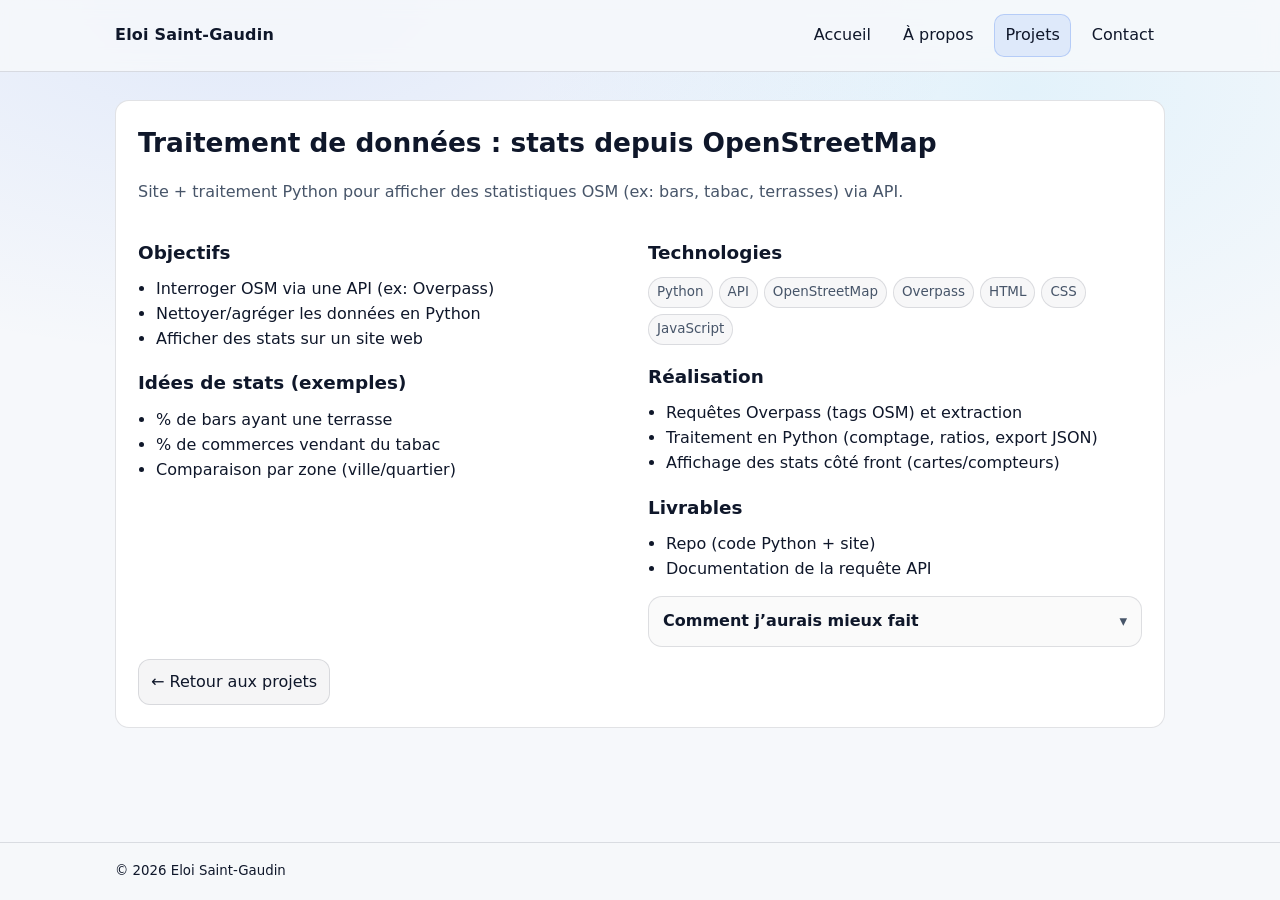
<file: projets/stats-openstreetmap.html>
<!doctype html>
<html lang="fr">
<head>
  <meta charset="utf-8" />
  <meta name="viewport" content="width=device-width, initial-scale=1" />
  <title>Stats depuis OpenStreetMap — Eloi Saint-Gaudin</title>
  <meta name="description" content="Projet data : statistiques issues d’OpenStreetMap (OSM) avec traitement Python et affichage web." />
  <link rel="stylesheet" href="../css/style.css" />
</head>
<body>
  <a class="skip-link" href="#contenu">Aller au contenu</a>

  <header class="site-header">
    <div class="container header-inner">
      <div class="brand">
        <a href="../index.html" class="brand-link">Eloi Saint-Gaudin</a>
      </div>

      <nav class="nav" aria-label="Navigation principale">
        <a href="../index.html">Accueil</a>
        <a href="../a-propos.html">À propos</a>
        <a href="../projets.html" aria-current="page">Projets</a>
        <a href="../contact.html">Contact</a>
      </nav>
    </div>
  </header>

  <main id="contenu" class="container">
    <section class="card">
      <h1>Traitement de données : stats depuis OpenStreetMap</h1>
      <p class="muted">Site + traitement Python pour afficher des statistiques OSM (ex: bars, tabac, terrasses) via API.</p>

      <div class="grid-2">
        <div>
          <h2>Objectifs</h2>
          <ul class="list">
            <li>Interroger OSM via une API (ex: Overpass)</li>
            <li>Nettoyer/agréger les données en Python</li>
            <li>Afficher des stats sur un site web</li>
          </ul>

          <h2>Idées de stats (exemples)</h2>
          <ul class="list">
            <li>% de bars ayant une terrasse</li>
            <li>% de commerces vendant du tabac</li>
            <li>Comparaison par zone (ville/quartier)</li>
          </ul>
        </div>

        <div>
          <h2>Technologies</h2>
          <div class="tags" aria-label="Technologies">
            <span class="tag">Python</span>
            <span class="tag">API</span>
            <span class="tag">OpenStreetMap</span>
            <span class="tag">Overpass</span>
            <span class="tag">HTML</span>
            <span class="tag">CSS</span>
            <span class="tag">JavaScript</span>
          </div>

          <h2>Réalisation</h2>
          <ul class="list">
            <li>Requêtes Overpass (tags OSM) et extraction</li>
            <li>Traitement en Python (comptage, ratios, export JSON)</li>
            <li>Affichage des stats côté front (cartes/compteurs)</li>
          </ul>

          <h2>Livrables</h2>
          <ul class="list">
            <li>Repo (code Python + site)</li>
            <li>Documentation de la requête API</li>
          </ul>

          <details class="fold" aria-label="Comment j’aurais mieux fait">
            <summary>Comment j’aurais mieux fait</summary>
            <div class="fold-body">
              <ul class="list">
                <li>Préciser le périmètre et les tags OSM (limites, biais, données manquantes)</li>
                <li>Mettre en cache les résultats (API) et tracer les erreurs/requêtes</li>
                <li>Ajouter des tests sur le traitement Python et un export JSON reproductible</li>
              </ul>
            </div>
          </details>
        </div>
      </div>

      <div class="actions">
        <a class="btn" href="../projets.html">← Retour aux projets</a>
      </div>
    </section>
  </main>

  <footer class="site-footer">
    <div class="container footer-inner">
      <small>© <span id="year"></span> Eloi Saint-Gaudin</small>
    </div>
  </footer>

  <script src="../js/site.js" defer></script>
</body>
</html>
</file>
<file: css/style.css>
/* Base */
* { box-sizing: border-box; }

:root {
  --bg: #f6f8fb;
  --panel: #ffffff;
  --panel-2: #ffffff;
  --text: #0f172a;
  --muted: #475569;
  --border: rgba(15, 23, 42, 0.12);
  --link: #2563eb;
  --focus: #ffffff;
  --radius: 14px;
  --max: 1050px;
}

body {
  margin: 0;
  font-family: system-ui, -apple-system, Segoe UI, Roboto, Arial, sans-serif;
  line-height: 1.55;
  color: var(--text);
  background: radial-gradient(1200px 600px at 20% 0%, rgba(37, 99, 235, 0.10), transparent 60%),
              radial-gradient(900px 600px at 80% 10%, rgba(56, 189, 248, 0.10), transparent 55%),
              var(--bg);
  min-height: 100vh;
  display: flex;
  flex-direction: column;
}

a { color: var(--link); text-decoration: none; }
a:hover { text-decoration: underline; }

.container {
  width: min(var(--max), calc(100% - 32px));
  margin: 0 auto;
}

.skip-link {
  position: absolute;
  left: -9999px;
  top: 8px;
  padding: 10px 12px;
  background: var(--panel);
  border: 1px solid var(--border);
  border-radius: 10px;
}
.skip-link:focus { left: 16px; outline: 2px solid var(--focus); }

/* Header / Nav */
.site-header {
  position: sticky;
  top: 0;
  z-index: 10;
  background: rgba(246, 248, 251, 0.85);
  backdrop-filter: blur(10px);
  border-bottom: 1px solid var(--border);
}

.header-inner {
  display: flex;
  align-items: center;
  justify-content: space-between;
  gap: 16px;
  padding: 14px 0;
}

.brand { display: flex; flex-direction: column; gap: 2px; }
.brand-link { color: var(--text); font-weight: 700; letter-spacing: 0.2px; }
.brand-sub { color: var(--muted); font-size: 0.92rem; }

.nav {
  display: flex;
  align-items: center;
  gap: 10px;
  flex-wrap: wrap;
  justify-content: flex-end;
}

.nav a {
  padding: 8px 10px;
  border-radius: 10px;
  border: 1px solid transparent;
  color: var(--text);
}

.nav a[aria-current="page"] {
  background: rgba(37, 99, 235, 0.10);
  border-color: rgba(37, 99, 235, 0.22);
}

.nav a:focus {
  outline: 2px solid var(--focus);
  outline-offset: 2px;
}

/* Layout */
main {
  padding: 28px 0 40px;
  flex: 1;
}

.card {
  background: var(--panel);
  border: 1px solid var(--border);
  border-radius: var(--radius);
  padding: 22px;
}

.hero {
  display: grid;
  grid-template-columns: 160px 1fr;
  gap: 18px;
  align-items: center;
}

.avatar {
  width: 160px;
  height: 160px;
  --avatar-zoom: 0.99;
  border-radius: 999px;
  overflow: hidden;
  border: 1px solid var(--border);
  background: rgba(15, 23, 42, 0.03);
}

.avatar img {
  width: 100%;
  height: 100%;
  object-fit: cover;
  transform: scale(var(--avatar-zoom));
  transform-origin: center;
  display: block;
}

h1 { margin: 0 0 10px; font-size: 1.65rem; }
h2 { margin: 18px 0 10px; font-size: 1.15rem; }

.muted { color: var(--muted); }

.stack { display: grid; gap: 10px; }

.grid-2 {
  display: grid;
  grid-template-columns: 1fr 1fr;
  gap: 16px;
  margin-top: 14px;
}

.list { padding-left: 18px; margin: 10px 0 0; }

/* Fold (onglet repliable) */
.fold {
  margin-top: 14px;
  border: 1px solid var(--border);
  border-radius: 14px;
  background: rgba(15, 23, 42, 0.02);
  overflow: hidden;
}

.fold > summary {
  list-style: none;
  cursor: pointer;
  padding: 12px 14px;
  font-weight: 650;
  display: flex;
  align-items: center;
  justify-content: space-between;
  gap: 10px;
}

.fold > summary::-webkit-details-marker { display: none; }

.fold > summary::after {
  content: "▾";
  color: var(--muted);
  font-size: 0.95rem;
  line-height: 1;
}

.fold[open] > summary::after { content: "▴"; }

.fold > summary:focus {
  outline: 2px solid var(--link);
  outline-offset: 2px;
}

.fold-body {
  padding: 0 14px 14px;
}

/* Buttons & inputs */
.actions { display: flex; gap: 10px; flex-wrap: wrap; margin-top: 12px; }

.btn {
  display: inline-flex;
  align-items: center;
  justify-content: center;
  gap: 8px;
  padding: 10px 12px;
  border-radius: 12px;
  border: 1px solid var(--border);
  background: rgba(15, 23, 42, 0.04);
  color: var(--text);
  text-decoration: none;
}

.btn.primary {
  background: rgba(37, 99, 235, 0.10);
  border-color: rgba(37, 99, 235, 0.22);
}

.btn:hover { text-decoration: none; filter: brightness(1.05); }
.btn:focus { outline: 2px solid var(--focus); outline-offset: 2px; }

.toolbar { margin-top: 14px; }

.input {
  width: 100%;
  padding: 10px 12px;
  border-radius: 12px;
  border: 1px solid var(--border);
  background: rgba(15, 23, 42, 0.03);
  color: var(--text);
}

.input::placeholder { color: rgba(71, 85, 105, 0.75); }

/* Projects */
.projects-grid {
  display: grid;
  grid-template-columns: repeat(3, 1fr);
  gap: 12px;
  margin-top: 14px;
}

.project {
  padding: 14px;
  border-radius: 14px;
  border: 1px solid var(--border);
  background: rgba(15, 23, 42, 0.02);
}

.project h3 {
  margin: 0 0 8px;
  font-size: 1.02rem;
}

.tags { display: flex; gap: 6px; flex-wrap: wrap; margin-top: 10px; }
.tag {
  font-size: 0.84rem;
  padding: 4px 8px;
  border-radius: 999px;
  border: 1px solid var(--border);
  background: rgba(15, 23, 42, 0.03);
  color: var(--muted);
}

/* Footer */
.site-footer {
  border-top: 1px solid var(--border);
  padding: 18px 0;
  background: rgba(246, 248, 251, 0.85);
  margin-top: auto;
}

.footer-inner {
  display: flex;
  align-items: center;
  justify-content: space-between;
  gap: 12px;
  flex-wrap: wrap;
}

/* Responsive */
@media (max-width: 820px) {
  .projects-grid { grid-template-columns: repeat(2, 1fr); }
}

@media (max-width: 680px) {
  .header-inner { align-items: flex-start; }
  .hero { grid-template-columns: 1fr; }
  .avatar { width: 132px; height: 132px; }
  .grid-2 { grid-template-columns: 1fr; }
  .projects-grid { grid-template-columns: 1fr; }
}
</file>
